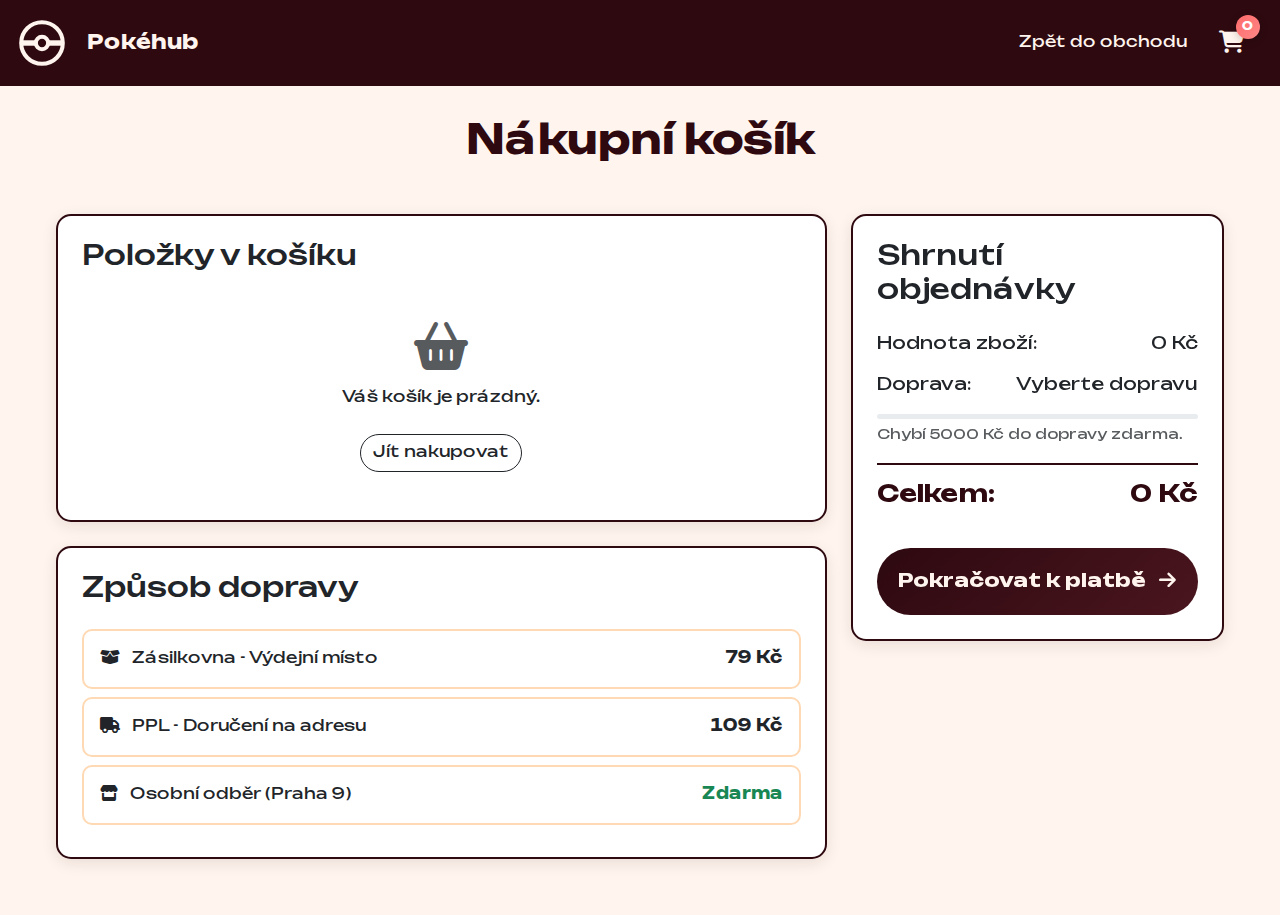
<file: kosik.html>
<!DOCTYPE html>
<html lang="cs">

<head>
    <meta charset="UTF-8">
    <meta name="viewport" content="width=device-width, initial-scale=1.0">
    <title>Košík | PokéHub</title>
    <link href="https://cdn.jsdelivr.net/npm/bootstrap@5.3.8/dist/css/bootstrap.min.css" rel="stylesheet" crossorigin="anonymous">
    <link rel="stylesheet" href="https://cdnjs.cloudflare.com/ajax/libs/font-awesome/6.4.0/css/all.min.css">
    <link rel="stylesheet" href="css/global.css">
    <link rel="stylesheet" href="css/kosik.css">
</head>

<body>
    <nav class="navbar sticky-bottom navbar-expand-lg navbar-dark">
        <div class="container-fluid">
            <a href="/" class="navbar-brand">
                <img src="img/brand/logo/logo_bila.svg" alt="" height="60">
                <strong>Pokéhub</strong>
            </a>
            <button class="navbar-toggler" type="button" data-bs-toggle="collapse" data-bs-target="#navbarNav">
                <span class="navbar-toggler-icon"></span>
            </button>
            <div class="collapse navbar-collapse" id="navbarNav">
                <ul class="navbar-nav ms-auto mb-2 mb-md-0">
                    <li class="nav-item"><a class="nav-link" href="/">Zpět do obchodu</a></li>
                    <li class="nav-item cart-item">
                        <a class="nav-link cart-link" href="#">
                            <i class="fas fa-shopping-cart"></i>
                            <span class="cart-badge">0</span>
                        </a>
                    </li>
                </ul>
            </div>
        </div>
    </nav>

    <div class="cart-container">
        <h1 class="text-center mb-5" style="color: #2E0910; font-weight: 700;">Nákupní košík</h1>

        <div class="row g-4">
            <div class="col-lg-8">
                <div class="cart-card">
                    <h3 class="mb-4">Položky v košíku</h3>
                    <div id="cart-items-container">
                        <div class="text-center py-5">
                            <div class="spinner-border text-danger" role="status">
                                <span class="visually-hidden">Načítání...</span>
                            </div>
                        </div>
                    </div>
                </div>

                <div class="cart-card">
                    <h3 class="mb-4">Způsob dopravy</h3>
                    <div id="shipping-options">
                        <div class="shipping-option" onclick="selectShipping(this, 79)">
                            <label class="shipping-label">
                                <span><i class="fas fa-box-open me-2"></i> Zásilkovna - Výdejní místo</span>
                                <span class="fw-bold">79 Kč</span>
                            </label>
                            <input type="radio" name="shipping" value="79" class="d-none">
                        </div>
                        
                        <div class="shipping-option" onclick="selectShipping(this, 109)">
                            <label class="shipping-label">
                                <span><i class="fas fa-truck me-2"></i> PPL - Doručení na adresu</span>
                                <span class="fw-bold">109 Kč</span>
                            </label>
                            <input type="radio" name="shipping" value="109" class="d-none">
                        </div>

                        <div class="shipping-option" onclick="selectShipping(this, 0)">
                            <label class="shipping-label">
                                <span><i class="fas fa-store me-2"></i> Osobní odběr (Praha 9)</span>
                                <span class="fw-bold text-success">Zdarma</span>
                            </label>
                            <input type="radio" name="shipping" value="0" class="d-none">
                        </div>
                    </div>
                </div>
            </div>

            <div class="col-lg-4">
                <div class="cart-card sticky-top" style="top: 20px;">
                    <h3 class="mb-4">Shrnutí objednávky</h3>
                    
                    <div class="summary-row">
                        <span>Hodnota zboží:</span>
                        <span id="summary-subtotal">0 Kč</span>
                    </div>
                    
                    <div class="summary-row">
                        <span>Doprava:</span>
                        <span id="summary-shipping">0 Kč</span>
                    </div>

                    <div id="free-shipping-bar" class="my-3">
                        </div>

                    <div class="summary-total summary-row">
                        <span>Celkem:</span>
                        <span id="summary-total">0 Kč</span>
                    </div>

                    <button class="btn-checkout mt-3">
                        Pokračovat k platbě <i class="fas fa-arrow-right ms-2"></i>
                    </button>
                </div>
            </div>
        </div>
    </div>

    <script src="https://cdn.jsdelivr.net/npm/bootstrap@5.3.8/dist/js/bootstrap.bundle.min.js" crossorigin="anonymous"></script>
    <script src="js/kosik.js"></script>

    <script>
        // globalni promenne
        let productsDatabase = {};
        let selectedShippingPrice = 0;
        const FREE_SHIPPING_LIMIT = 5000;

        // nacitani produktu z jsonu
        fetch('data/produkty.json')
            .then(response => response.json())
            .then(data => {
                productsDatabase = data;
                renderCartPage();
            })
            .catch(error => {
                console.error('Chyba při načítání produktů:', error);
                document.getElementById('cart-items-container').innerHTML = '<p class="text-danger">Nepodařilo se načíst produkty.</p>';
            });

        // funkce pro vykresleni kosiku
        function renderCartPage() {
            const cart = getCart(); // funkce z js/kosik.js
            const container = document.getElementById('cart-items-container');
            let subtotal = 0;

            if (cart.length === 0) {
                container.innerHTML = `
                    <div class="text-center py-4">
                        <i class="fas fa-shopping-basket text-muted mb-3" style="font-size: 3em;"></i>
                        <p>Váš košík je prázdný.</p>
                        <a href="index.html" class="btn btn-outline-dark rounded-pill mt-2">Jít nakupovat</a>
                    </div>`;
                updateSummary(0);
                return;
            }

            let html = '';
            
            cart.forEach(item => {
                const productInfo = productsDatabase[item.id];
                
                const imgSrc = productInfo ? productInfo.img : 'img/placeholder.png';
                const stockCount = productInfo ? productInfo.instock : 0;
                const isPresell = productInfo ? productInfo.presell : false;
                
                const linePrice = item.price * item.quantity;
                subtotal += linePrice;

                let stockText = '';
                let disablePlus = false;

                if(isPresell) {
                    stockText = `<span class="text-warning"><i class="fas fa-clock"></i> Předprodej</span>`;
                } else if (stockCount > 0) {
                     stockText = `<span class="text-success"><i class="fas fa-check-circle"></i> Skladem: ${stockCount} ks</span>`;
                     if (item.quantity >= stockCount) disablePlus = true;
                } else {
                    stockText = `<span class="text-danger">Není skladem</span>`;
                }

                html += `
                <div class="cart-item-row">
                    <div class="cart-img-container">
                        <img src="${imgSrc}" alt="${item.name}" class="cart-img">
                    </div>
                    
                    <div class="flex-grow-1">
                        <h5 class="mb-1" style="color: #2E0910; font-weight: bold;">${item.name}</h5>
                        <div class="stock-info">${stockText}</div>
                    </div>

                    <div class="d-flex align-items-center gap-2 cart-actions">
                        <button class="qty-btn" onclick="updateItemQuantity('${item.id}', -1)">
                            <i class="fas fa-minus" style="font-size: 0.8em;"></i>
                        </button>
                        <span class="fw-bold mx-1" style="min-width: 20px; text-align: center;">${item.quantity}</span>
                        <button class="qty-btn" onclick="updateItemQuantity('${item.id}', 1)" ${disablePlus ? 'disabled' : ''}>
                            <i class="fas fa-plus" style="font-size: 0.8em;"></i>
                        </button>
                    </div>

                    <div class="text-end" style="min-width: 100px;">
                        <div class="fw-bold fs-5">${linePrice} Kč</div>
                        <small class="text-muted">${item.price} Kč / ks</small>
                    </div>

                    <button class="btn btn-link text-danger p-0 ms-2" onclick="removeItem('${item.id}')" title="Odstranit">
                        <i class="fas fa-trash-alt"></i>
                    </button>
                </div>
                `;
            });

            container.innerHTML = html;
            updateSummary(subtotal);
        }

        function selectShipping(element, price) {
            document.querySelectorAll('.shipping-option').forEach(el => el.classList.remove('shipping-selected'));
            document.querySelectorAll('input[name="shipping"]').forEach(inpt => inpt.checked = false);
            element.classList.add('shipping-selected');
            const radio = element.querySelector('input');
            radio.checked = true;

            selectedShippingPrice = price;
            
            const cart = getCart();
            const subtotal = cart.reduce((sum, item) => sum + (item.price * item.quantity), 0);
            updateSummary(subtotal);
        }

        function updateSummary(subtotal) {
            const shippingEl = document.getElementById('summary-shipping');
            const totalEl = document.getElementById('summary-total');
            const subtotalEl = document.getElementById('summary-subtotal');
            const freeShipBar = document.getElementById('free-shipping-bar');

            let finalShippingPrice = selectedShippingPrice;
            let freeShippingText = '';

            if (subtotal >= FREE_SHIPPING_LIMIT) {
                finalShippingPrice = 0;
                freeShippingText = `
                    <div class="progress" style="height: 5px;">
                        <div class="progress-bar bg-success" style="width: 100%"></div>
                    </div>
                    <small class="text-success fw-bold">Dopravu máte ZDARMA!</small>
                `;
                if (selectedShippingPrice > 0) {
                     shippingEl.innerHTML = `<span class="text-muted text-decoration-line-through me-2">${selectedShippingPrice} Kč</span> <span class="text-success">0 Kč</span>`;
                } else {
                     shippingEl.innerHTML = `0 Kč`;
                }
            } else {
                const remaining = FREE_SHIPPING_LIMIT - subtotal;
                const percent = (subtotal / FREE_SHIPPING_LIMIT) * 100;
                freeShippingText = `
                    <div class="progress mb-1" style="height: 5px;">
                        <div class="progress-bar bg-warning" style="width: ${percent}%"></div>
                    </div>
                    <small class="text-muted">Chybí ${remaining} Kč do dopravy zdarma.</small>
                `;
                shippingEl.textContent = selectedShippingPrice === 0 && !document.querySelector('.shipping-selected') ? "Vyberte dopravu" : selectedShippingPrice + " Kč";
            }

            subtotalEl.textContent = subtotal + " Kč";
            totalEl.textContent = (subtotal + finalShippingPrice) + " Kč";
            freeShipBar.innerHTML = freeShippingText;
        }
    </script>
</body>
</html>
</file>
<file: css/global.css>
@font-face{
    font-family: "Bounded";
    src: url(../ttf/Bounded-Variable.ttf)

}
body{
    font-family: "Bounded", sans-serif;
    margin: 0;
    padding: 0;
    background-color: #fff5ee;
}

*{
    font-family: "Bounded", sans-serif;
}

@media (max-width: 768px){
    .navbar{
        position: fixed;
        bottom: 0;
        top: auto;
        width: 100%;
        margin: 0 !important;
        border-radius: 0 !important;
    }
}

.navbar{
    background-color: #2E0910;
}

.navbar-brand{
    color: #fff5ee;
    transition: all 0.3s ease;
    display: flex;
    align-items: center;
    gap: 0.75em;
    cursor: pointer;
}

.navbar-brand:hover{
    transform: translateY(-2px);
    filter: drop-shadow(0 4px 12px #ffd9b3);
}

.navbar-brand:hover img{
    transform: scale(1.05) rotate(-2deg);
}

.navbar-brand strong{
    font-weight: 700;
    letter-spacing: 0.5px;
}

.nav-link{
    color: #fff5ee !important;
    transition: all 0.3s ease;
    white-space: nowrap;
}

.nav-link:hover{
    color: #ffd9b3 !important;
    text-shadow: 0 0 8px rgba(255, 217, 179, 0.6);
    transform: scale(1.02);
}

@media (max-width: 768px){
    .nav-link:hover{
        transform: scale(1);
    }
}
/*
.banner{

}
*/

.cta-banner{
    background: linear-gradient(135deg, #fff5ee 0%, #ffd9b3 100%);
    color: #2E0910;
    border: 2px solid #2E0910;
    padding: 0.85em 2.5em;
    font-size: 1.3em;
    font-weight: bold;
    border-radius: 2.5em;
    cursor: pointer;
    transition: all 0.35s cubic-bezier(0.34, 1.56, 0.64, 1);
    box-shadow: 0 4px 15px rgba(46, 9, 16, 0.2), inset 0 1px 0 rgba(255, 255, 255, 0.5);
    letter-spacing: 0.7px;
    position: relative;
    overflow: hidden;
}

.cta-banner::before{
    content: '';
    position: absolute;
    top: 0;
    left: -100%;
    width: 100%;
    height: 100%;
    background: linear-gradient(90deg, transparent, rgba(255, 255, 255, 0.3), transparent);
    transition: left 0.5s;
}

.cta-banner:hover::before{
    left: 100%;
}

.cta-banner:hover{
    background: linear-gradient(135deg, #ffd9b3 0%, #ffb380 100%);
    transform: scale(1.08);
    box-shadow: 0 8px 25px rgba(46, 9, 16, 0.35), inset 0 1px 0 rgba(255, 255, 255, 0.6);
    border-color: #2E0910;
    letter-spacing: 1px;
}

.cta-banner:active{
    transform: scale(0.96);
    box-shadow: 0 2px 8px rgba(46, 9, 16, 0.25), inset 0 2px 5px rgba(0, 0, 0, 0.1);
}

/* kosik */
.cart-item{
    display: flex;
    align-items: center;
    margin-left: 1em;
    height: 100%;
    padding-right: 1em;
}

.cart-link{
    position: relative;
    display: flex;
    align-items: center;
    justify-content: center;
    color: #fff5ee !important;
    transition: all 0.3s ease;
    padding: 0.5em 0.5em !important;
    height: 100%;
}

.cart-link i{
    font-size: 1.4em;
    transition: all 0.3s ease;
    color: #fff5ee;
}

.cart-link:hover i{
    transform: scale(1.08) rotate(3deg);
    filter: drop-shadow(0 0 4px rgba(255, 245, 238, 0.2));
}

.cart-badge{
    position: absolute;
    top: -8px;
    right: -8px;
    background: linear-gradient(135deg, #ff6b6b, #ff8787);
    color: white;
    border-radius: 50%;
    width: 24px;
    height: 24px;
    display: flex;
    align-items: center;
    justify-content: center;
    font-size: 0.75em;
    font-weight: bold;
    box-shadow: 0 2px 8px rgba(0, 0, 0, 0.2);
    animation: pulse 3s infinite;
}

@keyframes pulse{
    0%, 100%{
        transform: scale(1);
    }
    50%{
        transform: scale(1.05);
    }
}

.cart-link:hover{
    background-color: rgba(255, 245, 238, 0.05);
    border-radius: 50%;
}

/* Styly pro produktové karty */
.product-card {
    border: 2px solid #2E0910;
    border-radius: 15px;
    background-color: #fff;
    transition: all 0.3s ease;
    box-shadow: 0 4px 15px rgba(46, 9, 16, 0.1);
    display: flex;
    flex-direction: column;
    height: 100%;
}

.product-card:hover {
    transform: translateY(-5px);
    box-shadow: 0 8px 25px rgba(46, 9, 16, 0.2);
}

.product-image {
    border-top-left-radius: 12px;
    border-top-right-radius: 12px;
    padding: 1em;
    object-fit: contain;
    height: 250px;
}

.card-body {
    display: flex;
    flex-direction: column;
    justify-content: space-between;
    flex-grow: 1;
}

.product-name {
    font-weight: 700;
    color: #2E0910;
}

.product-price {
    font-weight: bold;
    color: #2E0910;
    font-size: 1.25em;
    margin-bottom: 1em;
}

.add-to-cart-btn {
    background: linear-gradient(135deg, #2E0910 0%, #4a151e 100%);
    color: #fff5ee;
    border: 2px solid #2E0910;
    padding: 0.75em 1.5em;
    font-weight: bold;
    border-radius: 2.5em;
    cursor: pointer;
    transition: all 0.35s cubic-bezier(0.34, 1.56, 0.64, 1);
    box-shadow: 0 4px 15px rgba(46, 9, 16, 0.2), inset 0 1px 0 rgba(255, 255, 255, 0.5);
}

.add-to-cart-btn:hover {
    background: linear-gradient(135deg, #4a151e 0%, #2E0910 100%);
    transform: scale(1.05);
    box-shadow: 0 8px 25px rgba(46, 9, 16, 0.35), inset 0 1px 0 rgba(255, 255, 255, 0.6);
    color: #fff5ee;
}

.price-container {
    display: flex;
    align-items: center;
    gap: 0.75em;
    justify-content: flex-start;
    margin-bottom: 1em;
}

.sleva {
    color: #ff6b6b;
    font-weight: bold;
    font-size: 1.2em;
    margin: 0;
    order: -1;
}

.sedasleva {
    color: #2E0910;
    text-decoration: line-through;
    opacity: 0.6;
    margin: 0;
    font-size: 0.95em;
}

/* Badge pro předprodej */
.product-badge {
    position: absolute;
    top: 10px;
    right: 10px;
    background: linear-gradient(135deg, #ff6b6b, #ff8787);
    color: white;
    padding: 0.5em 1em;
    border-radius: 2.5em;
    font-weight: bold;
    font-size: 0.85em;
    z-index: 10;
    box-shadow: 0 4px 12px rgba(255, 107, 107, 0.3);
    animation: float 3s ease-in-out infinite;
}

@keyframes float {
    0%, 100% {
        transform: translateY(0);
    }
    50% {
        transform: translateY(-5px);
    }
}

/* footer */
.map{
    width: 100%;
    height: 30vh;
}

.wcm_foto{
    width: 20%;
}

/* Info Window Styling */
.info-window {
    width: 280px;
    padding: 1.2em;
    border-radius: 8px;
    text-align: center;
    display: flex;
    flex-direction: column;
    gap: 0.8em;
    align-items: center;
}

.info-window img {
    width: 70%;
    border-radius: 6px;
}

.info-window h5 {
    color: #2E0910;
    font-weight: 700;
    margin: 0;
    font-size: 1em;
}

.info-window p {
    color: #2E0910;
    margin: 0;
    font-size: 0.9em;
    line-height: 1.4;
}

.info-window a {
    display: inline-block;
    background: linear-gradient(135deg, #2E0910 0%, #4a151e 100%);
    color: #fff5ee;
    padding: 0.6em 1.2em;
    border-radius: 2em;
    text-decoration: none;
    font-weight: bold;
    transition: all 0.3s ease;
    font-size: 0.9em;
}

.info-window a:hover {
    background: linear-gradient(135deg, #4a151e 0%, #2E0910 100%);
    transform: scale(1.05);
}

footer{
    background-color: #2E0910;
    color: #fff5ee;
    margin-top: 3em;
}

.footer-cont {
    display: grid;
    grid-template-columns: repeat(auto-fit, minmax(250px, 1fr));
    gap: 2em;
    padding: 2em;
}

.footer-lane {
    display: grid;
    grid-template-columns: repeat(auto-fit, minmax(250px, 1fr));
    gap: 2em;
    max-width: 1200px;
    margin: 0 auto;
}

.footer-info h3,
.footer-contact h3,
.footer-newsletter h3 {
    color: #ffd9b3;
    font-weight: 700;
    margin-bottom: 1em;
    font-size: 1.1em;
}

.footer-info ul,
.footer-contact ul {
    list-style: none;
    padding: 0;
    margin: 0;
}

.footer-info li,
.footer-contact li {
    margin-bottom: 0.5em;
}

.footer-info a,
.footer-contact a,
.footer-fyzcon a {
    color: #fff5ee;
    text-decoration: none;
    transition: all 0.3s ease;
}

.footer-info a:hover,
.footer-contact a:hover,
.footer-fyzcon a:hover {
    color: #ffd9b3;
}

.footer-icon {
    width: 38px;
    height: 38px;
    display: flex;
    align-items: center;
    justify-content: center;
    background: #fff5ee;
    border: 2px solid #ffd9b3;
    border-radius: 50%;
    font-size: 1.1em;
    color: #2E0910;
    transition: all 0.3s ease;
}

.footer-icon:hover {
    background: #ffd9b3;
    transform: scale(1.08);
    box-shadow: 0 3px 10px rgba(255, 217, 179, 0.4);
}

.footer-fyzcon p {
    margin: 0.5em 0;
    font-size: 0.95em;
}

.footer-newsletter form {
    display: flex;
    gap: 0.5em;
    margin-top: 1em;
}

.footer-newsletter input {
    flex: 1;
    padding: 0.7em 1em;
    border: 2px solid #ffd9b3;
    border-radius: 2em;
    background-color: #fff5ee;
    color: #2E0910;
    font-weight: bold;
}

.footer-newsletter input::placeholder {
    color: #999;
}

.footer-newsletter button {
    padding: 0.7em 1.5em;
    background: linear-gradient(135deg, #ffd9b3, #ffb380);
    color: #2E0910;
    border: none;
    border-radius: 2em;
    font-weight: bold;
    cursor: pointer;
    transition: all 0.3s ease;
}

.footer-newsletter button:hover {
    transform: scale(1.05);
    box-shadow: 0 4px 12px rgba(255, 217, 179, 0.4);
}
</file>
<file: css/kosik.css>
.cart-container {
  max-width: 1200px;
  margin: 0 auto;
  padding: 2em 1em;
}

.cart-card {
  background: #fff;
  border: 2px solid #2e0910;
  border-radius: 15px;
  padding: 1.5em;
  box-shadow: 0 4px 15px rgba(46, 9, 16, 0.1);
  margin-bottom: 1.5em;
}

.cart-item-row {
  display: flex;
  align-items: center;
  border-bottom: 1px solid rgba(46, 9, 16, 0.1);
  padding: 1.5em 0;
  gap: 1.5em;
}

.cart-item-row:last-child {
  border-bottom: none;
}

.cart-img-container {
  width: 100px;
  height: 100px;
  flex-shrink: 0;
}

.cart-img {
  width: 100%;
  height: 100%;
  object-fit: contain;
  border-radius: 10px;
  border: 1px solid #ffd9b3;
}

.qty-btn {
  background-color: #fff5ee;
  border: 2px solid #2e0910;
  color: #2e0910;
  width: 32px;
  height: 32px;
  border-radius: 50%;
  display: flex;
  align-items: center;
  justify-content: center;
  cursor: pointer;
  transition: all 0.2s;
}

.qty-btn:hover {
  background-color: #2e0910;
  color: #fff5ee;
}

.qty-btn:disabled {
  opacity: 0.3;
  cursor: not-allowed;
}

.stock-info {
  font-size: 0.85em;
  margin-top: 5px;
}

.shipping-option {
  border: 2px solid #ffd9b3;
  border-radius: 10px;
  padding: 1em;
  margin-bottom: 0.5em;
  cursor: pointer;
  transition: all 0.2s;
  display: flex;
  justify-content: space-between;
  align-items: center;
}

.shipping-option:hover {
  background-color: #fff5ee;
  border-color: #2e0910;
}

.shipping-option input:checked + label {
  font-weight: bold;
}

/* Skrytí defaultního radia a stylování rodiče, když je radio checked */
.shipping-radio:checked + .shipping-content {
  color: #2e0910;
}

.shipping-label {
  width: 100%;
  cursor: pointer;
  display: flex;
  justify-content: space-between;
  align-items: center;
}

/* Stylování selected shipping boxu pomocí JS class */
.shipping-selected {
  background-color: #fff5ee;
  border-color: #2e0910;
  box-shadow: 0 0 0 1px #2e0910;
}

.summary-row {
  display: flex;
  justify-content: space-between;
  margin-bottom: 0.8em;
  font-size: 1.1em;
}

.summary-total {
  font-size: 1.5em;
  font-weight: 700;
  color: #2e0910;
  border-top: 2px solid #2e0910;
  padding-top: 0.5em;
  margin-top: 0.5em;
}

.btn-checkout {
  background: linear-gradient(135deg, #2e0910 0%, #4a151e 100%);
  color: #fff5ee;
  width: 100%;
  padding: 1em;
  font-size: 1.2em;
  font-weight: bold;
  border-radius: 2em;
  border: none;
  transition: transform 0.3s;
}

.btn-checkout:hover {
  transform: scale(1.02);
  box-shadow: 0 5px 15px rgba(46, 9, 16, 0.3);
  color: #ffd9b3;
}

/* Responsivita pro mobily */
@media (max-width: 768px) {
  .cart-item-row {
    flex-direction: column;
    text-align: center;
  }
  .cart-actions {
    justify-content: center;
  }
}
</file>
